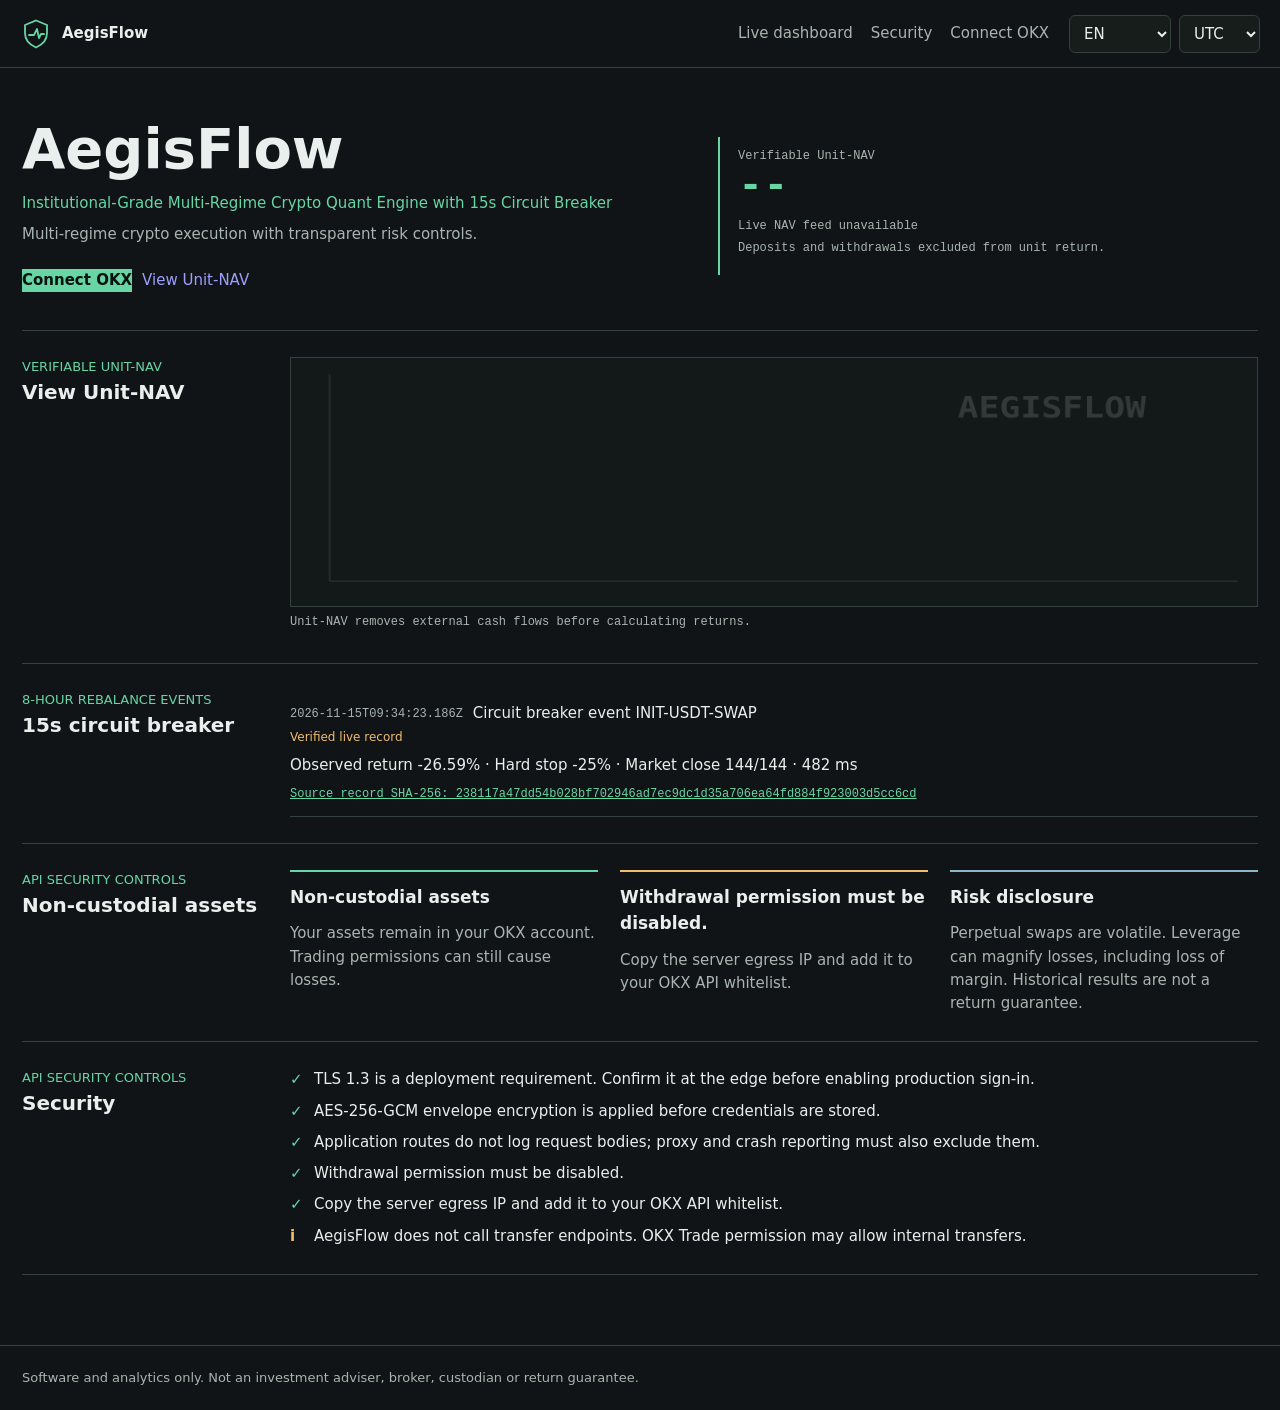
<file: docs/index.html>
<!doctype html>
<html lang="en">
<head>
  <meta charset="utf-8">
  <meta name="viewport" content="width=device-width, initial-scale=1">
  <meta name="theme-color" content="#101416">
  <meta name="description" content="AegisFlow public Unit-NAV and risk controls for crypto perpetual strategies.">
  <title>AegisFlow | Public Quant Dashboard</title>
  <style>
    :root { color-scheme: dark; --bg:#101416; --panel:#171e1d; --line:#34413d; --text:#e9efec; --muted:#a9b5b0; --green:#68d5a5; --amber:#f0bd71; --red:#ff7777; }
    * { box-sizing:border-box } body { margin:0; background:var(--bg); color:var(--text); font:15px/1.55 Inter,ui-sans-serif,system-ui,sans-serif }
    header { border-bottom:1px solid var(--line); min-height:68px; display:flex; align-items:center; gap:20px; padding:10px max(20px,calc((100vw - 1280px)/2)); }
    .brand { display:flex; align-items:center; gap:10px; color:var(--text); text-decoration:none; font-weight:700; white-space:nowrap }
    .brand svg { width:32px; height:32px; color:var(--green) }
    nav { display:flex; gap:18px; margin-left:auto } nav a { color:var(--muted); text-decoration:none }
    .controls { display:flex; gap:8px; align-items:center } select,button { min-height:38px; border:1px solid var(--line); background:#161d1b; color:var(--text); border-radius:6px; padding:0 10px; font:inherit }
    main { max-width:1280px; margin:auto; padding:40px 22px 70px }
    .hero { display:grid; grid-template-columns:minmax(0,1.1fr) minmax(320px,.9fr); gap:36px; align-items:center; padding:12px 0 38px; border-bottom:1px solid var(--line) }
    h1 { font-size:56px; line-height:1.04; margin:0 0 14px } h2 { font-size:20px; margin:0 0 12px } p { margin:8px 0; color:var(--muted) }
    .tagline { color:var(--green); max-width:720px } .actions { display:flex; gap:10px; flex-wrap:wrap; margin-top:22px }
    .primary { background:var(--green); border-color:var(--green); color:#08120e; font-weight:700 } .secondary { text-decoration:none; display:inline-flex; align-items:center }
    .nav-panel { border-left:2px solid var(--green); padding:12px 18px; min-width:0 }
    .nav-value { font:600 42px/1.15 ui-monospace,Consolas,monospace; font-variant-numeric:tabular-nums; color:var(--green) }
    .meta { font:12px ui-monospace,Consolas,monospace; color:var(--muted) }
    .section { display:grid; grid-template-columns:240px minmax(0,1fr); gap:28px; padding:26px 0; border-bottom:1px solid var(--line) }
    .section-label { color:var(--green); font-size:13px; text-transform:uppercase }
    .proof-grid { display:grid; grid-template-columns:repeat(3,minmax(0,1fr)); gap:22px }
    .proof { border-top:2px solid var(--line); padding-top:12px } .proof:nth-child(1) { border-color:var(--green) } .proof:nth-child(2) { border-color:var(--amber) } .proof:nth-child(3) { border-color:#8bb6cc }
    .proof h2 { font-size:17px } .proof p { margin-bottom:0 }
    #nav-chart { display:block; width:100%; height:250px; border:1px solid var(--line); background:#131918 }
    .event-list { display:grid; gap:10px } .event { padding:12px 0; border-bottom:1px solid var(--line) } .event-heading { display:flex; flex-wrap:wrap; gap:10px; align-items:center } .event-detail { margin:6px 0 3px; color:var(--text) } .event a { color:var(--green); font:12px ui-monospace,Consolas,monospace; overflow-wrap:anywhere }
    .pill { font-size:12px; color:var(--amber) } .security-steps { display:grid; gap:8px } .security-steps p { margin:0; color:var(--text) }
    .security-steps p::before { content:'✓'; color:var(--green); display:inline-block; width:24px; font-weight:700 }
    .security-steps .caveat::before { content:'i'; color:var(--amber) }
    footer { max-width:1280px; margin:auto; padding:22px; color:var(--muted); border-top:1px solid var(--line); font-size:13px }
    @media(max-width:760px) { header { flex-wrap:wrap } nav { order:3; width:100%; margin:0; overflow:auto } .hero,.section { grid-template-columns:1fr } .proof-grid { grid-template-columns:1fr } .event { grid-template-columns:1fr; gap:3px } .nav-value { font-size:34px } h1 { font-size:36px } }
  </style>
</head>
<body>
  <header>
    <a class="brand" href="#top" aria-label="AegisFlow home">
      <svg viewBox="0 0 32 32" fill="none" aria-hidden="true"><path d="M16 2.5 27 7v8.1c0 7-4.5 11.7-11 14.4C9.5 26.8 5 22.1 5 15.1V7l11-4.5Z" stroke="currentColor" stroke-width="1.8"/><path d="M9 17h5l3-6 2 9 2-4h3" stroke="currentColor" stroke-width="1.8" stroke-linecap="round" stroke-linejoin="round"/></svg>
      <span data-i18n="brand">AegisFlow</span>
    </a>
    <nav><a href="#performance" data-i18n="nav.dashboard">Live dashboard</a><a href="#security" data-i18n="nav.security">Security</a><a href="https://jy.aiboxz.com/" data-i18n="nav.connect">Connect OKX</a></nav>
    <div class="controls"><select id="language" aria-label="Language"><option value="en">EN</option><option value="zh-CN">简体中文</option><option value="zh-TW">繁中</option><option value="ja">日本語</option><option value="ko">한국어</option><option value="es">ES</option></select><select id="timezone" aria-label="Time zone"><option value="UTC">UTC</option><option value="local">Local</option></select></div>
  </header>
  <main id="top">
    <section class="hero">
      <div><h1 data-i18n="hero.title">AegisFlow</h1><p class="tagline" data-i18n="tagline">Institutional-Grade Multi-Regime Crypto Quant Engine with 15s Circuit Breaker</p><p data-i18n="hero.subtitle">Multi-regime crypto execution with transparent risk controls.</p><div class="actions"><a class="primary secondary" href="https://jy.aiboxz.com/" data-i18n="hero.connect">Connect OKX</a><a class="secondary" href="#performance" data-i18n="hero.performance">View Unit-NAV</a></div></div>
      <div class="nav-panel"><div class="meta" data-i18n="metrics.unitNav">Verifiable Unit-NAV</div><div id="nav-value" class="nav-value">--</div><p id="nav-updated" class="meta">Live NAV feed unavailable</p><p class="meta" id="nav-source">Deposits and withdrawals excluded from unit return.</p></div>
    </section>
    <section class="section" id="performance"><div><div class="section-label" data-i18n="metrics.unitNav">Verifiable Unit-NAV</div><h2 data-i18n="hero.performance">View Unit-NAV</h2></div><div><canvas id="nav-chart" width="1000" height="300" aria-label="Unit-NAV history"></canvas><p class="meta" id="nav-method">Unit-NAV feed unavailable</p></div></section>
    <section class="section"><div><div class="section-label" data-i18n="cards.events">8-hour rebalance events</div><h2 data-i18n="cards.circuitTitle">15s circuit breaker</h2></div><div id="events" class="event-list"><p data-i18n="cards.auditPending">No verified incident record is currently published.</p></div></section>
    <section class="section"><div><div class="section-label" data-i18n="security.title">API security controls</div><h2 data-i18n="cards.nonCustodialTitle">Non-custodial assets</h2></div><div class="proof-grid"><article class="proof"><h2 data-i18n="cards.nonCustodialTitle">Non-custodial assets</h2><p data-i18n="cards.nonCustodialBody">Your assets remain in your OKX account. Trading permissions can still cause losses.</p></article><article class="proof"><h2 data-i18n="security.withdraw">Withdrawal permission must be disabled.</h2><p data-i18n="security.ip">Copy the server egress IP and add it to your OKX API whitelist.</p></article><article class="proof"><h2 data-i18n="risk.title">Risk disclosure</h2><p data-i18n="risk.copy">Perpetual swaps are volatile. Leverage can magnify losses.</p></article></div></section>
    <section class="section" id="security"><div><div class="section-label" data-i18n="security.title">API security controls</div><h2 data-i18n="nav.security">Security</h2></div><div class="security-steps"><p data-i18n="security.tls">TLS 1.3 is a deployment requirement. Confirm it at the edge before enabling production sign-in.</p><p data-i18n="security.encryption">AES-256-GCM envelope encryption with a unique nonce per credential</p><p data-i18n="security.logs">Application routes do not log request bodies; proxy and crash reporting must also exclude them.</p><p data-i18n="security.withdraw">Withdrawal permission must be disabled.</p><p data-i18n="security.ip">Copy the server egress IP and add it to your OKX API whitelist.</p><p class="caveat" data-i18n="security.transfer">AegisFlow does not call transfer endpoints. OKX Trade permission may allow internal transfers.</p></div></section>
  </main>
  <footer data-i18n="footer.disclaimer">Software and analytics only. Not an investment adviser, broker, custodian or return guarantee.</footer>
  <script>
    const locales = ['en','zh-CN','zh-TW','ja','ko','es'];
    const apiBase = location.hostname === 'jy.aiboxz.com' ? '' : 'https://jy.aiboxz.com';
    const DATA_FETCH_TIMEOUT_MS = 5000;
    async function fetchPublicJson(url, options = {}) {
      const controller = new AbortController();
      const timer = setTimeout(() => controller.abort(), DATA_FETCH_TIMEOUT_MS);
      try {
        const response = await fetch(url, { ...options, signal: controller.signal });
        if (!response.ok) throw Error(`Public data request failed: ${response.status}`);
        return await response.json();
      } finally {
        clearTimeout(timer);
      }
    }
    function readTimezonePreference() {
      try { return localStorage.getItem('af_timezone') || 'UTC'; } catch { return 'UTC'; }
    }
    function saveTimezonePreference(value) {
      try { localStorage.setItem('af_timezone', value); } catch {}
    }
    const cookie = (name) => document.cookie.split('; ').find(x => x.startsWith(name + '='))?.split('=').slice(1).join('=');
    function detectLocale() { const saved = cookie('af_locale'); if (locales.includes(saved)) return saved; const preferred = navigator.languages?.length ? navigator.languages : [navigator.language || 'en']; for (const item of preferred) { const lang = item.toLowerCase(); const exact = locales.find(x => x.toLowerCase() === lang); if (exact) return exact; const base = lang.split('-')[0]; if (base === 'zh') return /-(tw|hk|mo)(-|$)/i.test(lang) ? 'zh-TW' : 'zh-CN'; const match = locales.find(x => x.split('-')[0].toLowerCase() === base); if (match) return match; } return 'en'; }
    let activeDictionary = {};
    let activeLocale = 'en'; let localeRequest = 0;
    async function setLocale(locale) { if (!locales.includes(locale)) return; const request = ++localeRequest; try { const dict = await fetchPublicJson(`./locales/${locale}.json?v=20261115.2`, { cache: 'no-store' }); if (request !== localeRequest) return; if (!dict || typeof dict['hero.title'] !== 'string') throw Error('invalid locale'); activeDictionary = dict; activeLocale = locale; document.documentElement.lang = locale; document.querySelectorAll('[data-i18n]').forEach(el => { const value = dict[el.dataset.i18n]; if (typeof value === 'string') el.textContent = value; }); document.cookie = `af_locale=${locale}; Path=/; Max-Age=31536000; SameSite=Lax`; document.querySelector('#language').value = locale; refreshData(); loadEvents(); } catch (_) { if (request === localeRequest) document.querySelector('#language').value = activeLocale; } }
    const timezoneSelect = document.querySelector('#timezone');
    const savedTimezone = readTimezonePreference();
    const tz = Array.from(timezoneSelect.options).some(option => option.value === savedTimezone) ? savedTimezone : 'UTC';
    timezoneSelect.value = tz;
    timezoneSelect.addEventListener('change', e => { saveTimezonePreference(e.target.value); refreshData(); });
    document.querySelector('#language').addEventListener('change', e => setLocale(e.target.value));
    let navSeries = [];
    function drawNav() { const c = document.querySelector('#nav-chart'), ctx = c.getContext('2d'); ctx.clearRect(0,0,c.width,c.height); ctx.strokeStyle='#34413d'; ctx.lineWidth=1; ctx.beginPath(); ctx.moveTo(40,20); ctx.lineTo(40,270); ctx.lineTo(980,270); ctx.stroke(); if (navSeries.length > 1) { const lo=Math.min(...navSeries), hi=Math.max(...navSeries); ctx.strokeStyle='#68d5a5'; ctx.lineWidth=3; ctx.beginPath(); navSeries.forEach((v,i)=>{ const x=45+i*930/(navSeries.length-1), y=260-(v-lo)/(hi-lo||1)*220; i?ctx.lineTo(x,y):ctx.moveTo(x,y); }); ctx.stroke(); } ctx.save(); ctx.globalAlpha=0.16; ctx.fillStyle='#dce9e2'; ctx.font='700 36px ui-monospace, monospace'; ctx.fillText('AEGISFLOW',690,72); ctx.restore(); }
    async function refreshData() { try { const d=await fetchPublicJson(apiBase+'/api/public/unit-nav',{cache:'no-store'}); const nav=Number(d.unit_nav); if(!Number.isFinite(nav)||nav<=0) throw Error(); navSeries=(d.series||[]).map(Number).filter(Number.isFinite); document.querySelector('#nav-value').textContent=nav.toFixed(6); const at=d.updated_at||d.as_of_utc||new Date().toISOString(); document.querySelector('#nav-updated').textContent=(activeDictionary['metrics.updated']||'Last update')+': '+new Intl.DateTimeFormat(undefined,{dateStyle:'medium',timeStyle:'medium',timeZone:document.querySelector('#timezone').value==='UTC'?'UTC':undefined}).format(new Date(at)); document.querySelector('#nav-method').textContent=d.methodology||activeDictionary['metrics.methodology']||''; drawNav(); } catch { document.querySelector('#nav-value').textContent='--'; document.querySelector('#nav-updated').textContent=activeDictionary['metrics.noData']||'Live NAV feed unavailable'; document.querySelector('#nav-method').textContent=activeDictionary['metrics.methodology']||''; drawNav(); } }
    async function loadEvents() {
      let rows;
      try {
        rows = await fetchPublicJson(apiBase + '/api/public/events', { cache: 'no-store' });
      } catch {
        rows = [];
      }
      if (!Array.isArray(rows)) rows = [];
      if (!rows.some(event => event.verified)) {
        try {
          rows.unshift(await fetchPublicJson('./verified-live-circuit-breaker.json', { cache: 'no-cache' }));
        } catch (error) {
          console.debug('Verified event fallback unavailable', error);
        }
      }
      try {
        const list = document.querySelector('#events');
        list.replaceChildren();
        if (!rows.length) {
          const empty = document.createElement('p');
          empty.textContent = activeDictionary['cards.auditPending'] || 'No verified incident record is currently published.';
          list.append(empty);
          return;
        }
        rows.forEach(event => {
          const article = document.createElement('article');
          article.className = 'event';
          const heading = document.createElement('div');
          heading.className = 'event-heading';
          const time = document.createElement('span');
          time.className = 'meta';
          time.textContent = String(event.occurred_at_utc || 'UTC');
          const label = document.createElement('span');
          const eventLabel = event.kind === 'circuit_breaker'
            ? (activeDictionary['event.circuitBreaker'] || 'Circuit breaker event')
            : (activeDictionary['event.rebalance'] || '8-hour rebalance');
          label.textContent = `${eventLabel} ${event.instrument || ''}`;
          heading.append(time, label);
          if (event.verified) {
            const verified = document.createElement('span');
            verified.className = 'pill';
            verified.textContent = activeDictionary['event.verified'] || 'Verified live record';
            const detail = document.createElement('p');
            detail.className = 'event-detail';
            detail.textContent = `${activeDictionary['event.trigger'] || 'Trigger'} ${event.trigger_return_pct}% · ${activeDictionary['event.hardStop'] || 'Hard stop'} ${event.threshold_pct}% · ${activeDictionary['event.fill'] || 'Market close'} ${event.accumulated_fill_size}/${event.requested_size} · ${event.latency_ms} ms`;
            const link = document.createElement('a');
            const target = event.transparency_url || `/transparency/${event.event_id}`;
            link.href = /^https?:\/\//i.test(target) ? target : apiBase + target;
            link.target = '_blank';
            link.rel = 'noopener';
            link.textContent = `${activeDictionary['event.sourceHash'] || 'Source record SHA-256'}: ${String(event.source_record_hash || event.source_hash || '')}`;
            article.append(heading, verified, detail, link);
          } else {
            const hash = document.createElement('span');
            hash.className = 'pill';
            hash.textContent = String(event.source_hash || '').slice(0, 16);
            article.append(heading, hash);
          }
          list.append(article);
        });
      } catch (error) {
        console.error('Public events could not be rendered', error);
      }
    }
    setLocale(detectLocale()); setInterval(refreshData,60000); setInterval(loadEvents,60000);
  </script>
</body>
</html>
</file>
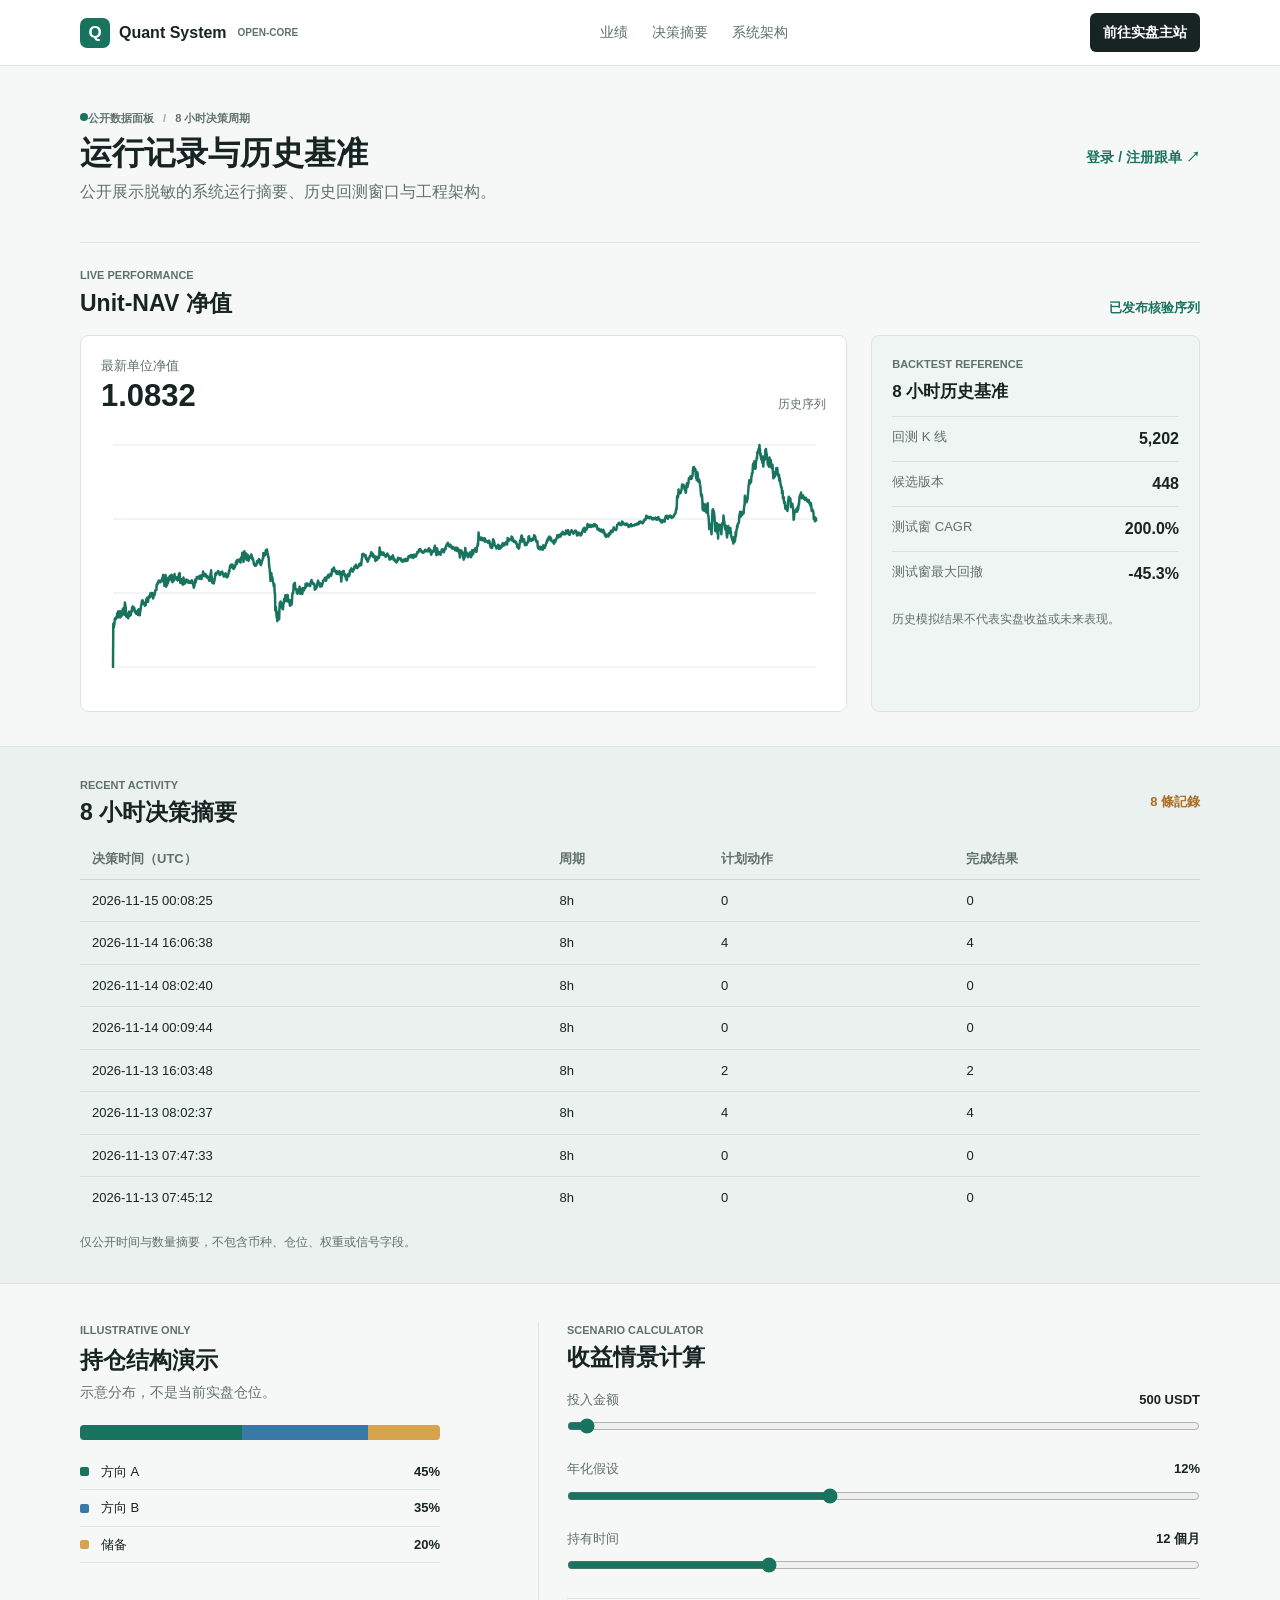
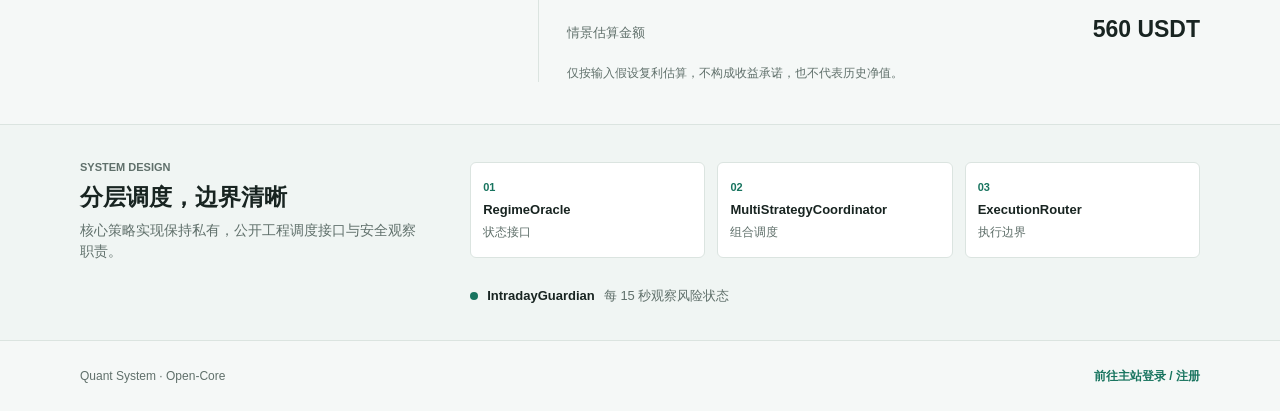
<file: web/index.html>
<!doctype html>
<html lang="zh-CN" data-data-root="../data_public">
<head>
  <meta charset="utf-8">
  <meta name="viewport" content="width=device-width, initial-scale=1">
  <meta name="theme-color" content="#f5f8f7">
  <meta name="description" content="量化系统的公开运行摘要、历史回测和架构信息。">
  <title>Quant System | Open-Core Dashboard</title>
  <link rel="stylesheet" href="app.css">
  <script src="app.js" defer></script>
</head>
<body>
  <header class="topbar">
    <a class="brand" href="#overview" aria-label="Quant System 首页">
      <span class="brand-mark">Q</span>
      <span>Quant System</span>
      <span class="brand-tag">OPEN-CORE</span>
    </a>
    <nav class="nav-links" aria-label="主导航">
      <a href="#performance">业绩</a>
      <a href="#decisions">决策摘要</a>
      <a href="#architecture">系统架构</a>
    </nav>
    <a class="primary-link" href="https://jy.aiboxz.com/" target="_blank" rel="noopener noreferrer">前往实盘主站</a>
  </header>

  <main id="overview">
    <section class="intro content-width">
      <div>
        <p class="eyebrow"><span class="status-dot"></span>公开数据面板 <span class="eyebrow-separator">/</span> 8 小时决策周期</p>
        <h1>运行记录与历史基准</h1>
        <p class="intro-copy">公开展示脱敏的系统运行摘要、历史回测窗口与工程架构。</p>
      </div>
      <a class="text-link" href="https://jy.aiboxz.com/" target="_blank" rel="noopener noreferrer">登录 / 注册跟单 <span aria-hidden="true">↗</span></a>
    </section>

    <section class="performance content-width" id="performance" aria-labelledby="performance-title">
      <div class="section-heading">
        <div>
          <p class="eyebrow">LIVE PERFORMANCE</p>
          <h2 id="performance-title">Unit-NAV 净值</h2>
        </div>
        <span id="nav-status" class="status-label">历史数据待发布</span>
      </div>
      <div class="performance-layout">
        <div class="chart-panel">
          <div class="chart-meta">
            <div>
              <span class="metric-label">最新单位净值</span>
              <strong id="nav-latest" class="nav-value">--</strong>
            </div>
            <div class="chart-period">历史序列</div>
          </div>
          <div class="chart-wrap">
            <canvas id="nav-chart" role="img" aria-label="Unit-NAV 历史曲线，当前无可发布数据"></canvas>
            <p id="nav-empty" class="empty-state">尚无获批发布的实盘净值历史</p>
          </div>
        </div>
        <aside class="benchmark-aside" aria-label="历史回测摘要">
          <p class="eyebrow">BACKTEST REFERENCE</p>
          <h3>8 小时历史基准</h3>
          <dl class="benchmark-stats">
            <div><dt>回测 K 线</dt><dd id="benchmark-bars">5,202</dd></div>
            <div><dt>候选版本</dt><dd id="benchmark-variants">448</dd></div>
            <div><dt>测试窗 CAGR</dt><dd id="benchmark-test-cagr">--</dd></div>
            <div><dt>测试窗最大回撤</dt><dd id="benchmark-test-mdd">--</dd></div>
          </dl>
          <p class="small-note">历史模拟结果不代表实盘收益或未来表现。</p>
        </aside>
      </div>
    </section>

    <section class="data-band" id="decisions">
      <div class="content-width data-grid">
        <div class="section-heading compact-heading">
          <div>
            <p class="eyebrow">RECENT ACTIVITY</p>
            <h2>8 小时决策摘要</h2>
          </div>
          <span id="snapshot-count" class="count-label">8 条记录</span>
        </div>
        <div class="table-scroll">
          <table>
            <thead><tr><th scope="col">决策时间（UTC）</th><th scope="col">周期</th><th scope="col">计划动作</th><th scope="col">完成结果</th></tr></thead>
            <tbody id="decision-rows"></tbody>
          </table>
        </div>
        <p class="small-note">仅公开时间与数量摘要，不包含币种、仓位、权重或信号字段。</p>
      </div>
    </section>

    <section class="content-width holdings-calculator">
      <div class="holdings-demo">
        <p class="eyebrow">ILLUSTRATIVE ONLY</p>
        <h2>持仓结构演示</h2>
        <p class="section-copy">示意分布，不是当前实盘仓位。</p>
        <div class="allocation-bar" role="img" aria-label="示例结构：方向 A 45%，方向 B 35%，储备 20%">
          <span class="allocation-a"></span><span class="allocation-b"></span><span class="allocation-c"></span>
        </div>
        <ul class="allocation-legend">
          <li><span class="swatch swatch-a"></span><span>方向 A</span><strong>45%</strong></li>
          <li><span class="swatch swatch-b"></span><span>方向 B</span><strong>35%</strong></li>
          <li><span class="swatch swatch-c"></span><span>储备</span><strong>20%</strong></li>
        </ul>
      </div>
      <div class="calculator" aria-labelledby="calculator-title">
        <div class="section-heading compact-heading">
          <div>
            <p class="eyebrow">SCENARIO CALCULATOR</p>
            <h2 id="calculator-title">收益情景计算</h2>
          </div>
        </div>
        <div class="slider-control">
          <div class="slider-label"><label for="capital-slider">投入金额</label><output id="capital-output" for="capital-slider">500 USDT</output></div>
          <input id="capital-slider" type="range" min="100" max="20000" step="100" value="500">
        </div>
        <div class="slider-control">
          <div class="slider-label"><label for="return-slider">年化假设</label><output id="return-output" for="return-slider">12%</output></div>
          <input id="return-slider" type="range" min="-50" max="100" step="1" value="12">
        </div>
        <div class="slider-control">
          <div class="slider-label"><label for="months-slider">持有时间</label><output id="months-output" for="months-slider">12 个月</output></div>
          <input id="months-slider" type="range" min="1" max="36" step="1" value="12">
        </div>
        <div class="calculator-result"><span>情景估算金额</span><strong id="projected-output">560 USDT</strong></div>
        <p class="small-note">仅按输入假设复利估算，不构成收益承诺，也不代表历史净值。</p>
      </div>
    </section>

    <section class="architecture-band" id="architecture">
      <div class="content-width architecture-content">
        <div>
          <p class="eyebrow">SYSTEM DESIGN</p>
          <h2>分层调度，边界清晰</h2>
          <p class="section-copy">核心策略实现保持私有，公开工程调度接口与安全观察职责。</p>
        </div>
        <ol class="architecture-flow" aria-label="系统调度流程">
          <li><span>01</span><strong>RegimeOracle</strong><small>状态接口</small></li>
          <li><span>02</span><strong>MultiStrategyCoordinator</strong><small>组合调度</small></li>
          <li><span>03</span><strong>ExecutionRouter</strong><small>执行边界</small></li>
        </ol>
        <div class="guardian-line"><span class="status-dot"></span><strong>IntradayGuardian</strong><span>每 15 秒观察风险状态</span></div>
      </div>
    </section>
  </main>

  <footer class="content-width footer">
    <span>Quant System · Open-Core</span>
    <a href="https://jy.aiboxz.com/" target="_blank" rel="noopener noreferrer">前往主站登录 / 注册</a>
  </footer>
</body>
</html>
</file>
<file: web/app.css>
:root {
  color-scheme: light;
  --page: #f5f8f7;
  --surface: #ffffff;
  --ink: #182421;
  --muted: #60706b;
  --line: #dbe4e0;
  --green: #18745f;
  --green-soft: #dff2ea;
  --blue: #3979a8;
  --blue-soft: #deedf5;
  --amber: #a96c22;
  --amber-soft: #f5ead8;
  --red: #ae5652;
  --radius: 8px;
}

* { box-sizing: border-box; }
html { scroll-behavior: smooth; }
body {
  margin: 0;
  background: var(--page);
  color: var(--ink);
  font: 16px/1.5 -apple-system, BlinkMacSystemFont, "SF Pro Text", "Segoe UI", sans-serif;
  -webkit-font-smoothing: antialiased;
}
a { color: inherit; }
.content-width { width: min(1120px, calc(100% - 40px)); margin-inline: auto; }
.topbar {
  min-height: 66px;
  display: flex;
  align-items: center;
  justify-content: space-between;
  gap: 24px;
  padding: 10px max(20px, calc((100% - 1120px) / 2));
  background: rgba(255,255,255,.94);
  border-bottom: 1px solid var(--line);
}
.brand { display: inline-flex; align-items: center; gap: 9px; text-decoration: none; font-weight: 700; white-space: nowrap; }
.brand-mark { width: 30px; height: 30px; display: grid; place-items: center; border-radius: 7px; background: var(--green); color: white; font-size: 17px; }
.brand-tag { margin-left: 2px; color: var(--muted); font-size: 10px; font-weight: 700; letter-spacing: 0; }
.nav-links { display: flex; align-items: center; gap: 24px; color: var(--muted); font-size: 14px; }
.nav-links a, .text-link { text-decoration: none; }
.nav-links a:hover, .text-link:hover, .footer a:hover { color: var(--green); }
.primary-link { padding: 9px 13px; border-radius: 6px; background: var(--ink); color: #fff; text-decoration: none; font-size: 14px; font-weight: 600; white-space: nowrap; }
.primary-link:hover { background: var(--green); }
.intro { min-height: 176px; display: flex; align-items: center; justify-content: space-between; gap: 24px; padding-block: 30px 24px; }
.eyebrow { margin: 0 0 8px; color: var(--muted); font-size: 11px; font-weight: 700; letter-spacing: 0; }
.status-dot { width: 8px; height: 8px; display: inline-block; border-radius: 50%; background: var(--green); vertical-align: 1px; }
.eyebrow-separator { padding-inline: 6px; color: #9aa8a3; }
h1, h2, h3, p { margin-top: 0; }
h1 { margin-bottom: 8px; font-size: 32px; line-height: 1.2; font-weight: 650; }
h2 { margin-bottom: 0; font-size: 23px; line-height: 1.25; font-weight: 650; }
h3 { margin-bottom: 12px; font-size: 17px; line-height: 1.35; }
.intro-copy, .section-copy { margin: 0; color: var(--muted); }
.intro-copy { max-width: 560px; }
.text-link { color: var(--green); font-size: 14px; font-weight: 650; white-space: nowrap; }
.performance { padding: 24px 0 34px; border-top: 1px solid var(--line); }
.section-heading { display: flex; align-items: flex-end; justify-content: space-between; gap: 16px; margin-bottom: 18px; }
.section-heading .eyebrow { margin-bottom: 5px; }
.status-label, .count-label { color: var(--amber); font-size: 13px; font-weight: 600; }
.status-label.status-live { color: var(--green); }
.performance-layout { display: grid; grid-template-columns: minmax(0, 1.75fr) minmax(240px, .75fr); gap: 24px; align-items: stretch; }
.chart-panel { min-width: 0; padding: 20px; border: 1px solid var(--line); border-radius: var(--radius); background: var(--surface); }
.chart-meta { display: flex; align-items: flex-end; justify-content: space-between; gap: 12px; }
.metric-label { display: block; margin-bottom: 3px; color: var(--muted); font-size: 13px; }
.nav-value { font-size: 31px; line-height: 1.1; font-variant-numeric: tabular-nums; }
.chart-period { color: var(--muted); font-size: 12px; }
.chart-wrap { position: relative; height: 260px; margin-top: 18px; }
#nav-chart { width: 100%; height: 100%; display: block; }
.empty-state { position: absolute; inset: 0; display: grid; place-items: center; margin: 0; color: var(--muted); font-size: 14px; pointer-events: none; }
.empty-state[hidden] { display: none; }
.benchmark-aside { padding: 20px; border: 1px solid var(--line); border-radius: var(--radius); background: #eef5f2; }
.benchmark-aside h3 { margin-top: 3px; }
.benchmark-stats { margin: 0; }
.benchmark-stats div { display: flex; justify-content: space-between; gap: 12px; padding: 10px 0; border-top: 1px solid #d6e3dd; }
.benchmark-stats dt { color: var(--muted); font-size: 13px; }
.benchmark-stats dd { margin: 0; font-weight: 650; font-variant-numeric: tabular-nums; }
.small-note { margin: 14px 0 0; color: var(--muted); font-size: 12px; }
.data-band { padding: 30px 0 32px; background: #eaf1ee; border-block: 1px solid var(--line); }
.data-grid { display: grid; grid-template-columns: 1fr; }
.compact-heading { align-items: center; margin-bottom: 12px; }
.table-scroll { overflow-x: auto; }
table { width: 100%; border-collapse: collapse; text-align: left; font-size: 13px; }
th { padding: 10px 12px; color: var(--muted); font-weight: 600; border-bottom: 1px solid #cbd8d2; }
td { padding: 11px 12px; border-bottom: 1px solid #d6e0dc; font-variant-numeric: tabular-nums; }
tbody tr:last-child td { border-bottom: 0; }
.holdings-calculator { display: grid; grid-template-columns: minmax(250px, .85fr) minmax(0, 1.4fr); gap: 56px; padding-block: 38px 42px; }
.holdings-demo { max-width: 360px; }
.holdings-demo .section-copy { margin-top: 7px; font-size: 14px; }
.allocation-bar { display: flex; height: 15px; overflow: hidden; margin: 22px 0 14px; border-radius: 4px; background: #e8eeeb; }
.allocation-bar span { display: block; height: 100%; }
.allocation-a { width: 45%; background: var(--green); }
.allocation-b { width: 35%; background: var(--blue); }
.allocation-c { width: 20%; background: #d6a34f; }
.allocation-legend { list-style: none; padding: 0; margin: 0; }
.allocation-legend li { display: grid; grid-template-columns: 12px 1fr auto; align-items: center; gap: 9px; padding: 8px 0; border-bottom: 1px solid var(--line); font-size: 13px; }
.allocation-legend strong { font-variant-numeric: tabular-nums; }
.swatch { width: 9px; height: 9px; display: inline-block; border-radius: 2px; }
.swatch-a { background: var(--green); }
.swatch-b { background: var(--blue); }
.swatch-c { background: #d6a34f; }
.calculator { padding-left: 28px; border-left: 1px solid var(--line); }
.calculator .section-heading { margin-bottom: 18px; }
.slider-control { margin-bottom: 15px; }
.slider-label { display: flex; justify-content: space-between; gap: 12px; margin-bottom: 6px; font-size: 13px; }
.slider-label label { color: var(--muted); }
.slider-label output { font-weight: 650; font-variant-numeric: tabular-nums; }
input[type="range"] { width: 100%; height: 22px; margin: 0; accent-color: var(--green); cursor: pointer; }
.calculator-result { display: flex; justify-content: space-between; gap: 16px; align-items: baseline; padding: 13px 0 3px; border-top: 1px solid var(--line); color: var(--muted); font-size: 13px; }
.calculator-result strong { color: var(--ink); font-size: 23px; font-variant-numeric: tabular-nums; }
.architecture-band { padding-block: 34px; background: #f0f5f3; border-block: 1px solid var(--line); }
.architecture-content { display: grid; grid-template-columns: minmax(220px, .75fr) minmax(0, 1.6fr); column-gap: 48px; row-gap: 24px; align-items: center; }
.architecture-content .section-copy { margin-top: 8px; font-size: 14px; }
.architecture-flow { display: grid; grid-template-columns: repeat(3, minmax(0,1fr)); gap: 12px; list-style: none; padding: 0; margin: 0; }
.architecture-flow li { min-height: 96px; display: flex; flex-direction: column; justify-content: center; gap: 4px; padding: 12px; border: 1px solid var(--line); border-radius: 6px; background: var(--surface); }
.architecture-flow li span { color: var(--green); font-size: 11px; font-weight: 700; }
.architecture-flow strong { font-size: 13px; overflow-wrap: anywhere; }
.architecture-flow small { color: var(--muted); font-size: 12px; }
.guardian-line { grid-column: 2; display: flex; align-items: center; gap: 9px; color: var(--muted); font-size: 13px; }
.guardian-line strong { color: var(--ink); }
.footer { min-height: 70px; display: flex; align-items: center; justify-content: space-between; gap: 18px; color: var(--muted); font-size: 12px; }
.footer a { color: var(--green); text-decoration: none; font-weight: 600; }

@media (max-width: 760px) {
  .content-width { width: min(100% - 28px, 620px); }
  .topbar { min-height: 60px; flex-wrap: wrap; gap: 10px 14px; padding: 10px 14px; }
  .brand { font-size: 14px; }
  .brand-tag { display: none; }
  .nav-links { order: 3; width: 100%; justify-content: space-between; gap: 10px; padding-top: 7px; border-top: 1px solid var(--line); font-size: 12px; }
  .primary-link { padding: 8px 10px; font-size: 12px; }
  .intro { min-height: 0; align-items: flex-start; flex-direction: column; gap: 14px; padding-block: 25px 21px; }
  h1 { font-size: 28px; }
  h2 { font-size: 21px; }
  .performance { padding-top: 22px; }
  .performance-layout { grid-template-columns: 1fr; gap: 12px; }
  .chart-panel, .benchmark-aside { padding: 16px; }
  .chart-wrap { height: 220px; }
  .holdings-calculator { grid-template-columns: 1fr; gap: 28px; padding-block: 30px; }
  .holdings-demo { max-width: none; }
  .calculator { padding: 25px 0 0; border-left: 0; border-top: 1px solid var(--line); }
  .architecture-content { grid-template-columns: 1fr; gap: 20px; }
  .architecture-flow { gap: 7px; }
  .architecture-flow li { min-height: 90px; padding: 9px; }
  .architecture-flow strong { font-size: 11px; }
  .guardian-line { grid-column: 1; flex-wrap: wrap; }
  th, td { white-space: nowrap; padding-inline: 9px; }
}

@media (max-width: 390px) {
  .brand { gap: 7px; font-size: 13px; }
  .nav-links { font-size: 11px; }
  .section-heading { align-items: flex-start; flex-direction: column; gap: 8px; }
  .compact-heading { flex-direction: row; align-items: center; }
  .architecture-flow { grid-template-columns: 1fr; }
  .architecture-flow li { min-height: 68px; }
  .footer { align-items: flex-start; flex-direction: column; justify-content: center; padding-block: 14px; }
}
</file>
